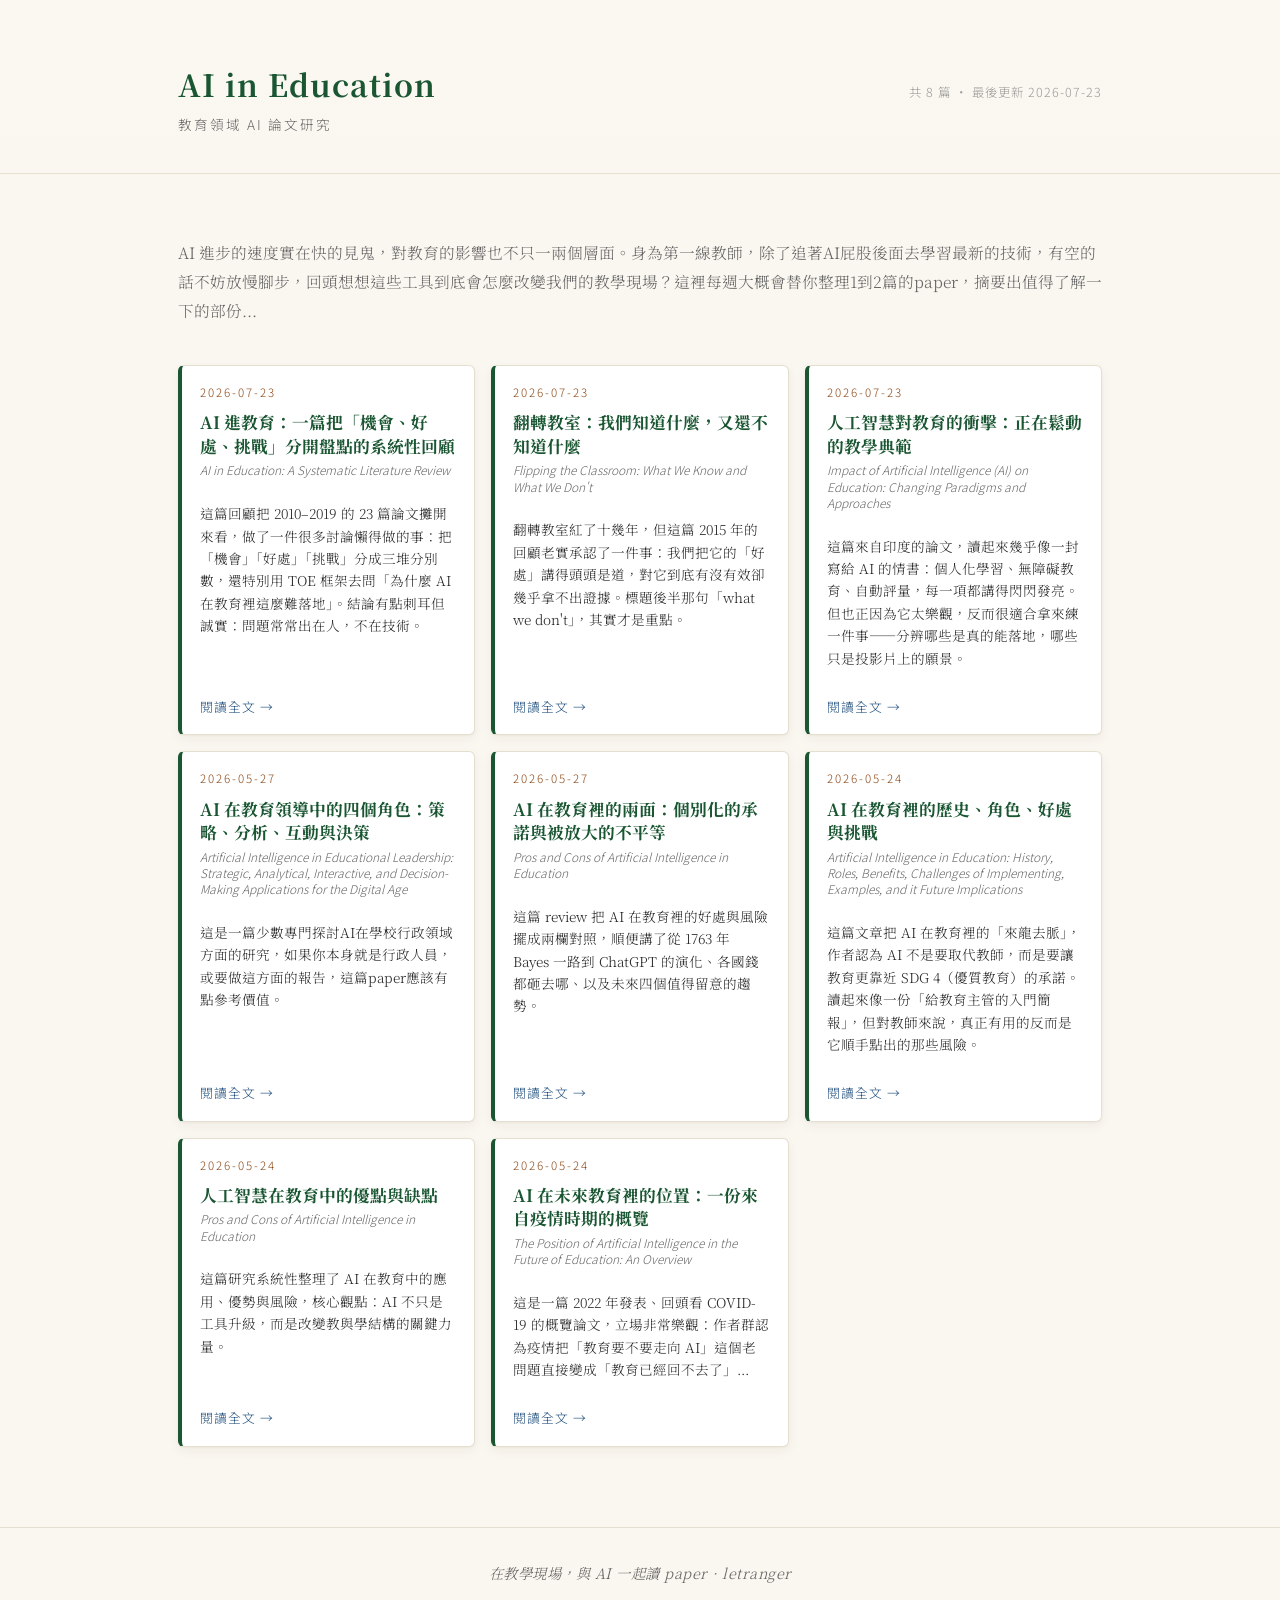
<file: index.html>
<!DOCTYPE html>
<html lang="zh-Hant">
<head>
<meta charset="UTF-8">
<meta name="viewport" content="width=device-width, initial-scale=1.0">
<title>AI in Education — 教育領域 AI 論文研究</title>
<link rel="stylesheet" href="static/style.css">
</head>
<body>
<header class="site-header">
  <div class="container">
    <div>
      <h1 class="site-title"><a href="index.html">AI in Education</a></h1>
      <div class="site-subtitle">教育領域 AI 論文研究</div>
    </div>
    <div class="site-meta">共 8 篇 · 最後更新 2026-07-23</div>
  </div>
</header>

<main class="index">
  <div class="container">
    <p class="intro">AI 進步的速度實在快的見鬼，對教育的影響也不只一兩個層面。身為第一線教師，除了追著AI屁股後面去學習最新的技術，有空的話不妨放慢腳步，回頭想想這些工具到底會怎麼改變我們的教學現場？這裡每週大概會替你整理1到2篇的paper，摘要出值得了解一下的部份...</p>
    <div class="card-grid">
      <a class="paper-card" href="p/ai_in_education.html">
        <div class="pc-date">2026-07-23</div>
        <h2 class="pc-title">AI 進教育：一篇把「機會、好處、挑戰」分開盤點的系統性回顧</h2>
        <div class="pc-original">AI in Education: A Systematic Literature Review</div>
        <p class="pc-abstract">這篇回顧把 2010–2019 的 23 篇論文攤開來看，做了一件很多討論懶得做的事：把「機會」「好處」「挑戰」分成三堆分別數，還特別用 TOE 框架去問「為什麼 AI 在教育裡這麼難落地」。結論有點刺耳但誠實：問題常常出在人，不在技術。</p>
        <div class="pc-cta">閱讀全文 →</div>
      </a>
      <a class="paper-card" href="p/flipping_the_classroom_what_we_know_and.html">
        <div class="pc-date">2026-07-23</div>
        <h2 class="pc-title">翻轉教室：我們知道什麼，又還不知道什麼</h2>
        <div class="pc-original">Flipping the Classroom: What We Know and What We Don&#x27;t</div>
        <p class="pc-abstract">翻轉教室紅了十幾年，但這篇 2015 年的回顧老實承認了一件事：我們把它的「好處」講得頭頭是道，對它到底有沒有效卻幾乎拿不出證據。標題後半那句「what we don&#x27;t」，其實才是重點。</p>
        <div class="pc-cta">閱讀全文 →</div>
      </a>
      <a class="paper-card" href="p/impact_of_artificial_intelligence_ai_on.html">
        <div class="pc-date">2026-07-23</div>
        <h2 class="pc-title">人工智慧對教育的衝擊：正在鬆動的教學典範</h2>
        <div class="pc-original">Impact of Artificial Intelligence (AI) on Education: Changing Paradigms and Approaches</div>
        <p class="pc-abstract">這篇來自印度的論文，讀起來幾乎像一封寫給 AI 的情書：個人化學習、無障礙教育、自動評量，每一項都講得閃閃發亮。但也正因為它太樂觀，反而很適合拿來練一件事——分辨哪些是真的能落地，哪些只是投影片上的願景。</p>
        <div class="pc-cta">閱讀全文 →</div>
      </a>
      <a class="paper-card" href="p/7044_articletext_20489_1_10_20250926.html">
        <div class="pc-date">2026-05-27</div>
        <h2 class="pc-title">AI 在教育領導中的四個角色：策略、分析、互動與決策</h2>
        <div class="pc-original">Artificial Intelligence in Educational Leadership: Strategic, Analytical, Interactive, and Decision-Making Applications for the Digital Age</div>
        <p class="pc-abstract">這是一篇少數專門探討AI在學校行政領域方面的研究，如果你本身就是行政人員，或要做這方面的報告，這篇paper應該有點參考價值。</p>
        <div class="pc-cta">閱讀全文 →</div>
      </a>
      <a class="paper-card" href="p/pros_and_cons_of_artificial_intelligence.html">
        <div class="pc-date">2026-05-27</div>
        <h2 class="pc-title">AI 在教育裡的兩面：個別化的承諾與被放大的不平等</h2>
        <div class="pc-original">Pros and Cons of Artificial Intelligence in Education</div>
        <p class="pc-abstract">這篇 review 把 AI 在教育裡的好處與風險擺成兩欄對照，順便講了從 1763 年 Bayes 一路到 ChatGPT 的演化、各國錢都砸去哪、以及未來四個值得留意的趨勢。</p>
        <div class="pc-cta">閱讀全文 →</div>
      </a>
      <a class="paper-card" href="p/artificial_intelligence_in_education_his.html">
        <div class="pc-date">2026-05-24</div>
        <h2 class="pc-title">AI 在教育裡的歷史、角色、好處與挑戰</h2>
        <div class="pc-original">Artificial Intelligence in Education: History, Roles, Benefits, Challenges of Implementing, Examples, and it Future Implications</div>
        <p class="pc-abstract">這篇文章把 AI 在教育裡的「來龍去脈」，作者認為 AI 不是要取代教師，而是要讓教育更靠近 SDG 4（優質教育）的承諾。讀起來像一份「給教育主管的入門簡報」，但對教師來說，真正有用的反而是它順手點出的那些風險。</p>
        <div class="pc-cta">閱讀全文 →</div>
      </a>
      <a class="paper-card" href="p/pros_cons_ai_edu.html">
        <div class="pc-date">2026-05-24</div>
        <h2 class="pc-title">人工智慧在教育中的優點與缺點</h2>
        <div class="pc-original">Pros and Cons of Artificial Intelligence in Education</div>
        <p class="pc-abstract">這篇研究系統性整理了 AI 在教育中的應用、優勢與風險，核心觀點：AI 不只是工具升級，而是改變教與學結構的關鍵力量。</p>
        <div class="pc-cta">閱讀全文 →</div>
      </a>
      <a class="paper-card" href="p/the_position_of_artificial_intelligence.html">
        <div class="pc-date">2026-05-24</div>
        <h2 class="pc-title">AI 在未來教育裡的位置：一份來自疫情時期的概覽</h2>
        <div class="pc-original">The Position of Artificial Intelligence in the Future of Education: An Overview</div>
        <p class="pc-abstract">這是一篇 2022 年發表、回頭看 COVID-19 的概覽論文，立場非常樂觀：作者群認為疫情把「教育要不要走向 AI」這個老問題直接變成「教育已經回不去了」...</p>
        <div class="pc-cta">閱讀全文 →</div>
      </a>
    </div>
  </div>
</main>

<footer class="site-footer">
  <div class="container">在教學現場，與 AI 一起讀 paper · letranger</div>
</footer>
</body>
</html>
</file>
<file: static/style.css>
/* ============================================================
   AI in Education — Paper Notes
   Palette inspired by muse.css: 墨綠 / 深藍 / 赭褐 on 暖白
   ============================================================ */
@import url('https://fonts.googleapis.com/css2?family=Noto+Serif+TC:wght@300;400;600;700;900&family=Noto+Sans+TC:wght@300;400;500;700&display=swap');

:root {
  --c-primary:    #1a5632;   /* 墨綠 */
  --c-secondary:  #1a4a7a;   /* 深藍 */
  --c-accent:     #8b4513;   /* 赭褐 */
  --c-subtle:     #4a7a6a;   /* 灰綠 */
  --c-text:       #2c2c2c;
  --c-text-light: #666;
  --c-text-dim:   #999;
  --c-bg:         #faf7f0;   /* 暖白底 */
  --c-bg-card:    #ffffff;
  --c-bg-soft:    #f3efe5;
  --c-border:     #e5dfd0;
  --c-border-soft:#eee6d3;
  --c-link:       #1a5a9c;
  --c-link-visit: #6a5aac;
  --font-serif:   'Noto Serif TC', Georgia, 'Songti SC', serif;
  --font-sans:    'Noto Sans TC', -apple-system, BlinkMacSystemFont, sans-serif;
  --radius:       6px;
  --shadow-card:  0 1px 2px rgba(60,40,20,.04), 0 4px 12px rgba(60,40,20,.05);
  --shadow-hover: 0 2px 4px rgba(60,40,20,.06), 0 12px 28px rgba(60,40,20,.10);
}

* { box-sizing: border-box; }
html { scroll-behavior: smooth; }
body {
  margin: 0;
  background: var(--c-bg);
  color: var(--c-text);
  font-family: var(--font-serif);
  font-weight: 300;
  line-height: 1.85;
  -webkit-font-smoothing: antialiased;
}

.container { max-width: 980px; margin: 0 auto; padding: 0 28px; }

/* ===== Site header ===== */
.site-header {
  border-bottom: 1px solid var(--c-border);
  background: linear-gradient(180deg, #fbf8f1 0%, var(--c-bg) 100%);
  padding: 56px 0 36px;
}
.site-header .container { display: flex; align-items: baseline; justify-content: space-between; flex-wrap: wrap; gap: 16px; }
.site-title {
  font-family: var(--font-serif);
  font-weight: 700;
  font-size: 1.9rem;
  color: var(--c-primary);
  letter-spacing: 1px;
  margin: 0;
}
.site-title a { color: inherit; text-decoration: none; }
.site-subtitle {
  font-family: var(--font-sans);
  font-size: 0.85rem;
  color: var(--c-text-light);
  letter-spacing: 2px;
}
.site-meta {
  font-family: var(--font-sans);
  font-size: 0.78rem;
  color: var(--c-text-dim);
  letter-spacing: 1px;
}

/* ===== Index: card grid ===== */
main.index { padding: 48px 0 80px; }
.intro {
  margin-bottom: 40px;
  color: var(--c-text-light);
  font-size: 0.98rem;
}
.card-grid {
  display: grid;
  grid-template-columns: 1fr;
  gap: 16px;
}
@media (min-width: 720px) {
  .card-grid { grid-template-columns: 1fr 1fr 1fr; }
}

.paper-card {
  display: flex; flex-direction: column;
  background: var(--c-bg-card);
  border: 1px solid var(--c-border);
  border-left: 4px solid var(--c-primary);
  border-radius: var(--radius);
  padding: 16px 18px;
  box-shadow: var(--shadow-card);
  transition: transform .2s ease, box-shadow .2s ease, border-left-color .2s ease;
  text-decoration: none;
  color: inherit;
}
.paper-card:hover {
  transform: translateY(-2px);
  box-shadow: var(--shadow-hover);
  border-left-color: var(--c-secondary);
}
.paper-card .pc-date {
  font-family: var(--font-sans);
  font-size: 0.72rem;
  letter-spacing: 2px;
  color: var(--c-accent);
  text-transform: uppercase;
  margin-bottom: 8px;
}
.paper-card .pc-title {
  font-family: var(--font-serif);
  font-weight: 700;
  font-size: 1.05rem;
  color: var(--c-primary);
  line-height: 1.4;
  margin: 0 0 4px;
}
.paper-card .pc-original {
  font-family: var(--font-sans);
  font-style: italic;
  font-size: 0.75rem;
  color: var(--c-text-light);
  margin-bottom: 10px;
  line-height: 1.35;
}
.paper-card .pc-meta {
  font-family: var(--font-sans);
  font-size: 0.78rem;
  color: var(--c-text-light);
  margin-bottom: 14px;
  line-height: 1.6;
}
.paper-card .pc-meta strong {
  font-weight: 500;
  color: var(--c-subtle);
  margin-right: 4px;
}
.paper-card .pc-abstract {
  font-size: 0.85rem;
  color: var(--c-text);
  line-height: 1.65;
  flex-grow: 1;
}
.paper-card .pc-cta {
  margin-top: 12px;
  font-family: var(--font-sans);
  font-size: 0.8rem;
  color: var(--c-secondary);
  letter-spacing: 1px;
}
.paper-card:hover .pc-cta { color: var(--c-primary); }

/* ===== Paper page ===== */
.paper-header {
  padding: 48px 0 28px;
  border-bottom: 1px solid var(--c-border);
  background: linear-gradient(180deg, #fbf8f1 0%, var(--c-bg) 100%);
}
.back-link {
  font-family: var(--font-sans);
  font-size: 0.8rem;
  color: var(--c-text-light);
  text-decoration: none;
  letter-spacing: 1px;
}
.back-link:hover { color: var(--c-primary); }
.paper-date {
  display: inline-block;
  margin-top: 18px;
  font-family: var(--font-sans);
  font-size: 0.72rem;
  letter-spacing: 3px;
  color: var(--c-accent);
  text-transform: uppercase;
}
.paper-title {
  font-family: var(--font-serif);
  font-weight: 900;
  font-size: 2rem;
  color: var(--c-primary);
  line-height: 1.4;
  margin: 8px 0 6px;
}
.paper-original-title {
  font-family: var(--font-sans);
  font-style: italic;
  color: var(--c-text-light);
  font-size: 1rem;
  margin-bottom: 18px;
}
.paper-meta-block {
  font-family: var(--font-sans);
  font-size: 0.88rem;
  color: var(--c-text);
  background: var(--c-bg-soft);
  border: 1px solid var(--c-border-soft);
  border-radius: var(--radius);
  padding: 16px 20px;
  margin-top: 8px;
  line-height: 1.9;
}
.paper-meta-block .row { display: flex; gap: 8px; }
.paper-meta-block .label {
  flex: 0 0 84px;
  color: var(--c-subtle);
  font-weight: 500;
  letter-spacing: 1px;
}
.paper-meta-block a { color: var(--c-link); text-decoration: none; border-bottom: 1px dashed var(--c-link); }
.paper-meta-block a:hover { color: var(--c-primary); border-bottom-style: solid; }

.abstract-block {
  margin: 28px 0 0;
  padding: 18px 22px;
  border-left: 4px solid var(--c-secondary);
  background: #eef3f9;
  border-radius: 0 var(--radius) var(--radius) 0;
  font-size: 1rem;
  color: var(--c-text);
}
.abstract-block .label {
  display: block;
  font-family: var(--font-sans);
  font-size: 0.72rem;
  letter-spacing: 3px;
  color: var(--c-secondary);
  margin-bottom: 6px;
  text-transform: uppercase;
}

/* ===== Article body (org-exported HTML) ===== */
article.paper-body {
  padding: 40px 0 80px;
  font-size: 1rem;
}
article.paper-body h1,
article.paper-body h2,
article.paper-body h3,
article.paper-body h4 {
  font-family: var(--font-serif);
  line-height: 1.4;
}
article.paper-body h2 {
  margin: 48px 0 16px;
  padding: 8px 14px;
  color: var(--c-secondary);
  font-size: 1.45rem;
  font-weight: 700;
  border-left: 6px solid var(--c-secondary);
  background: #eef3f9;
  border-radius: 0 var(--radius) var(--radius) 0;
}
article.paper-body h3 {
  margin: 32px 0 12px;
  padding: 5px 12px;
  color: var(--c-primary);
  font-size: 1.18rem;
  font-weight: 700;
  border-left: 5px solid var(--c-primary);
  border-bottom: 1px solid var(--c-border);
}
article.paper-body h4 {
  margin: 24px 0 10px;
  padding: 3px 10px;
  color: var(--c-accent);
  font-size: 1.05rem;
  font-weight: 700;
  border-left: 4px solid var(--c-accent);
}
article.paper-body p { margin: 0 0 16px; }
article.paper-body ul,
article.paper-body ol {
  margin: 0 0 18px;
  padding-left: 28px;
}
article.paper-body li { margin-bottom: 6px; }
article.paper-body a {
  color: var(--c-link);
  text-decoration: none;
  border-bottom: 1px dashed var(--c-link);
}
article.paper-body a:hover { color: var(--c-primary); border-bottom-style: solid; }
article.paper-body strong { color: var(--c-accent); font-weight: 700; }
article.paper-body blockquote {
  margin: 18px 0;
  padding: 10px 18px;
  border-left: 4px solid var(--c-subtle);
  background: var(--c-bg-soft);
  color: var(--c-text-light);
  border-radius: 0 var(--radius) var(--radius) 0;
}
article.paper-body code {
  font-family: 'SF Mono', Menlo, Consolas, monospace;
  font-size: 0.92em;
  background: #f1ede0;
  padding: 1px 6px;
  border-radius: 3px;
  color: var(--c-accent);
}

/* ===== Footer ===== */
.site-footer {
  border-top: 1px solid var(--c-border);
  padding: 32px 0;
  font-family: var(--font-serif);
  font-style: italic;
  font-size: 0.9rem;
  color: var(--c-text-light);
  text-align: center;
  letter-spacing: 0.5px;
}
</file>
